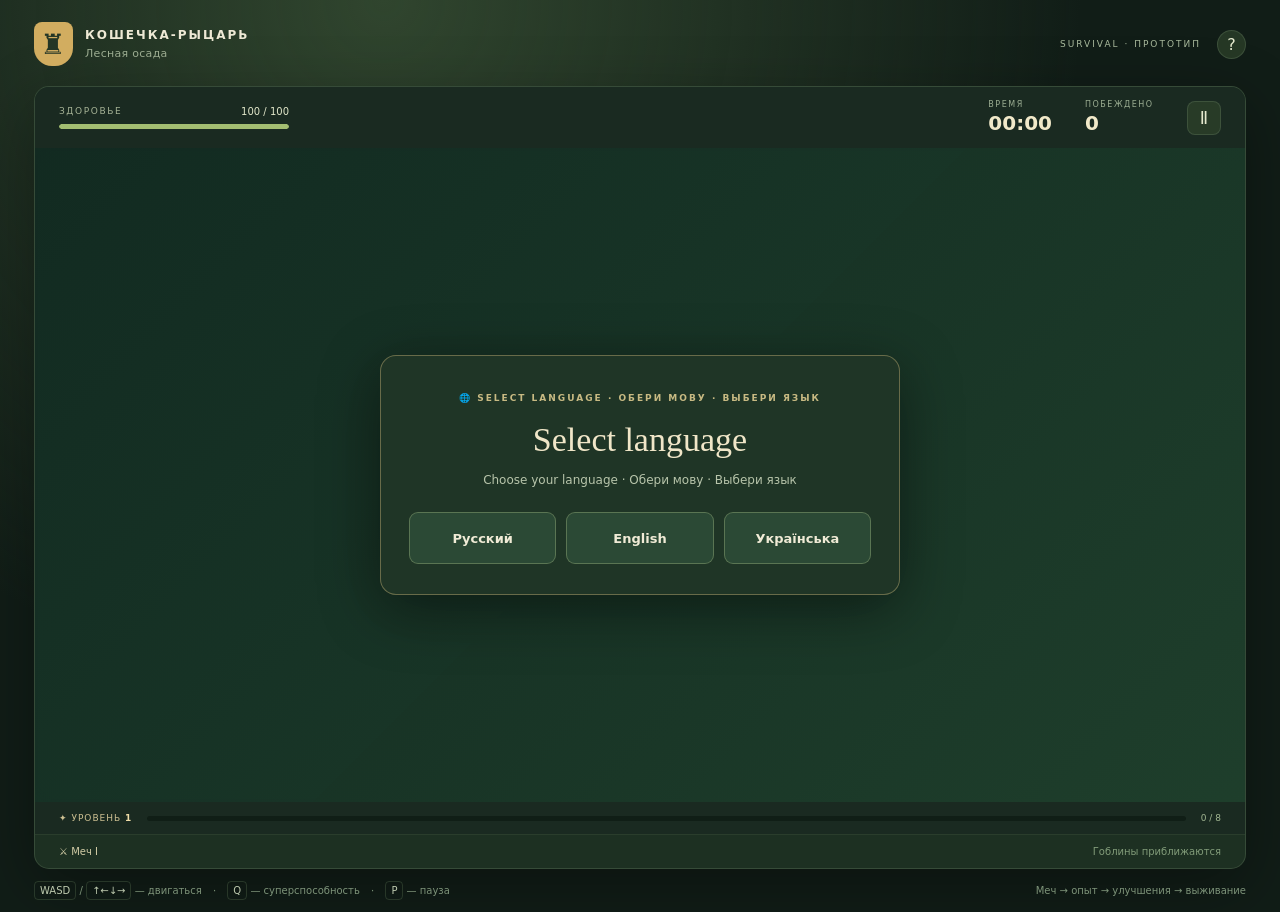
<file: web/index.html>
<!doctype html><html lang="ru"><head><meta charset="utf-8"><meta name="viewport" content="width=device-width,initial-scale=1,viewport-fit=cover"><meta name="theme-color" content="#18291f"><title>Кошечка-рыцарь — Лесная осада</title><link rel="stylesheet" href="style.css"></head>
<body><main><header><a class="brand" href="./"><span class="crest">♜</span><span><span id="brand-name">КОШЕЧКА-РЫЦАРЬ</span><small id="brand-subtitle">Лесная осада</small></span></a><div class="header-right"><span id="prototype" class="prototype">SURVIVAL · ПРОТОТИП</span><button id="help" class="quiet" aria-label="Как играть">?</button></div></header>
<section class="game-shell"><div class="hud"><div class="health-block"><span><span id="health-title">ЗДОРОВЬЕ</span> <b id="hp-label">100 / 100</b></span><div class="health-track"><i id="hp"></i></div></div><div class="counter"><span id="time-title">ВРЕМЯ</span><b id="time">00:00</b></div><div class="counter kills"><span id="kills-title">ПОБЕЖДЕНО</span><b id="kills">0</b></div><button id="skill" class="skill-button" aria-label="Суперспособность" hidden>⚡ —</button><button id="pause" class="quiet" aria-label="Пауза">Ⅱ</button></div>
<div class="arena" id="arena"><canvas id="game" tabindex="0" aria-label="Арена. WASD или стрелки — движение. Атаки автоматические."></canvas><div class="overlay modal language-screen" id="language-screen"><div class="language-card"><span class="eyebrow">🌐 SELECT LANGUAGE · ОБЕРИ МОВУ · ВЫБЕРИ ЯЗЫК</span><h2>Select language</h2><p>Choose your language · Обери мову · Выбери язык</p><div class="language-options"><button class="language-choice" data-language="ru" aria-pressed="false">Русский</button><button class="language-choice" data-language="en" aria-pressed="false">English</button><button class="language-choice" data-language="uk" aria-pressed="false">Українська</button></div></div></div><div class="boss-bar" id="boss-bar" hidden><span id="boss-title">КОРОЛЬ ГОБЛИНОВ</span><div><i id="boss-hp"></i></div></div><div class="notice" id="notice" aria-live="polite"></div><div class="joystick" id="joystick" aria-label="Джойстик движения"><i id="stick"></i><span id="joystick-label">ДВИЖЕНИЕ</span></div>
<div class="overlay" id="intro" hidden><div class="intro-copy"><span class="eyebrow" id="intro-eyebrow">ОДНА КОШЕЧКА. ЦЕЛАЯ ОРДА.</span><h1 id="intro-title">Лесная<br><em>осада.</em></h1><p id="intro-desc">Меч сражается сам.<br>Твоя задача — двигаться, собирать опыт<br>и победить десять боссов в десяти меняющихся биомах.</p><button id="start" class="gold" disabled>Загрузка рисунков…</button><div class="mini-guide"><span><kbd>W A S D</kbd> <span id="move-hint">движение</span></span><span id="attack-hint">✦ атаки автоматически</span></div><small id="best">Лучший забег: 00:00</small><a class="privacy-link" href="privacy-policy.html">Политика конфиденциальности</a></div><img id="portrait" class="portrait" src="assets/portrait.png" alt="Armored cat knight with a sword"><span id="chapter-label" class="chapter">I / ЗЕЛЁНАЯ ДОЛИНА</span></div>
<div class="overlay modal" id="dialog" hidden><div class="dialog-card"><span class="eyebrow" id="dialog-tag">ПРИВАЛ</span><h2 id="dialog-title">Пауза</h2><p id="dialog-text"></p><button id="resume" class="gold">Продолжить</button><button id="restart" class="quiet">Новый забег</button></div></div>
<div class="overlay modal" id="upgrade" hidden><div class="upgrade-card"><span class="eyebrow" id="upgrade-eyebrow">ТЫ СТАНОВИШЬСЯ СИЛЬНЕЕ</span><h2 id="upgrade-title">Уровень <span id="new-level">2</span></h2><p id="upgrade-desc">Выбери одно улучшение. Игра ждёт.</p><div id="choices" class="choices"></div></div></div></div>
<div class="xp-panel"><span>✦ <span id="level-label">УРОВЕНЬ</span> <b id="level">1</b></span><div class="xp-track"><i id="xp"></i></div><span id="xp-label">0 / 8</span></div><div class="loadout"><span id="weapons">⚔ Меч I</span><span id="wave">Гоблины приближаются</span></div></section>
<footer><span><kbd>WASD</kbd> / <kbd>↑←↓→</kbd> — <span id="footer-help">двигаться</span> <span class="dot">·</span> <kbd>Q</kbd> — <span id="ability-hint">суперспособность</span> <span class="dot">·</span> <kbd>P</kbd> — <span id="pause-hint">пауза</span></span><span id="footer-motto">Меч → опыт → улучшения → выживание</span></footer></main><script src="i18n.js"></script><script src="frames.js"></script><script src="core.js"></script><script src="app.js"></script></body></html>
</file>
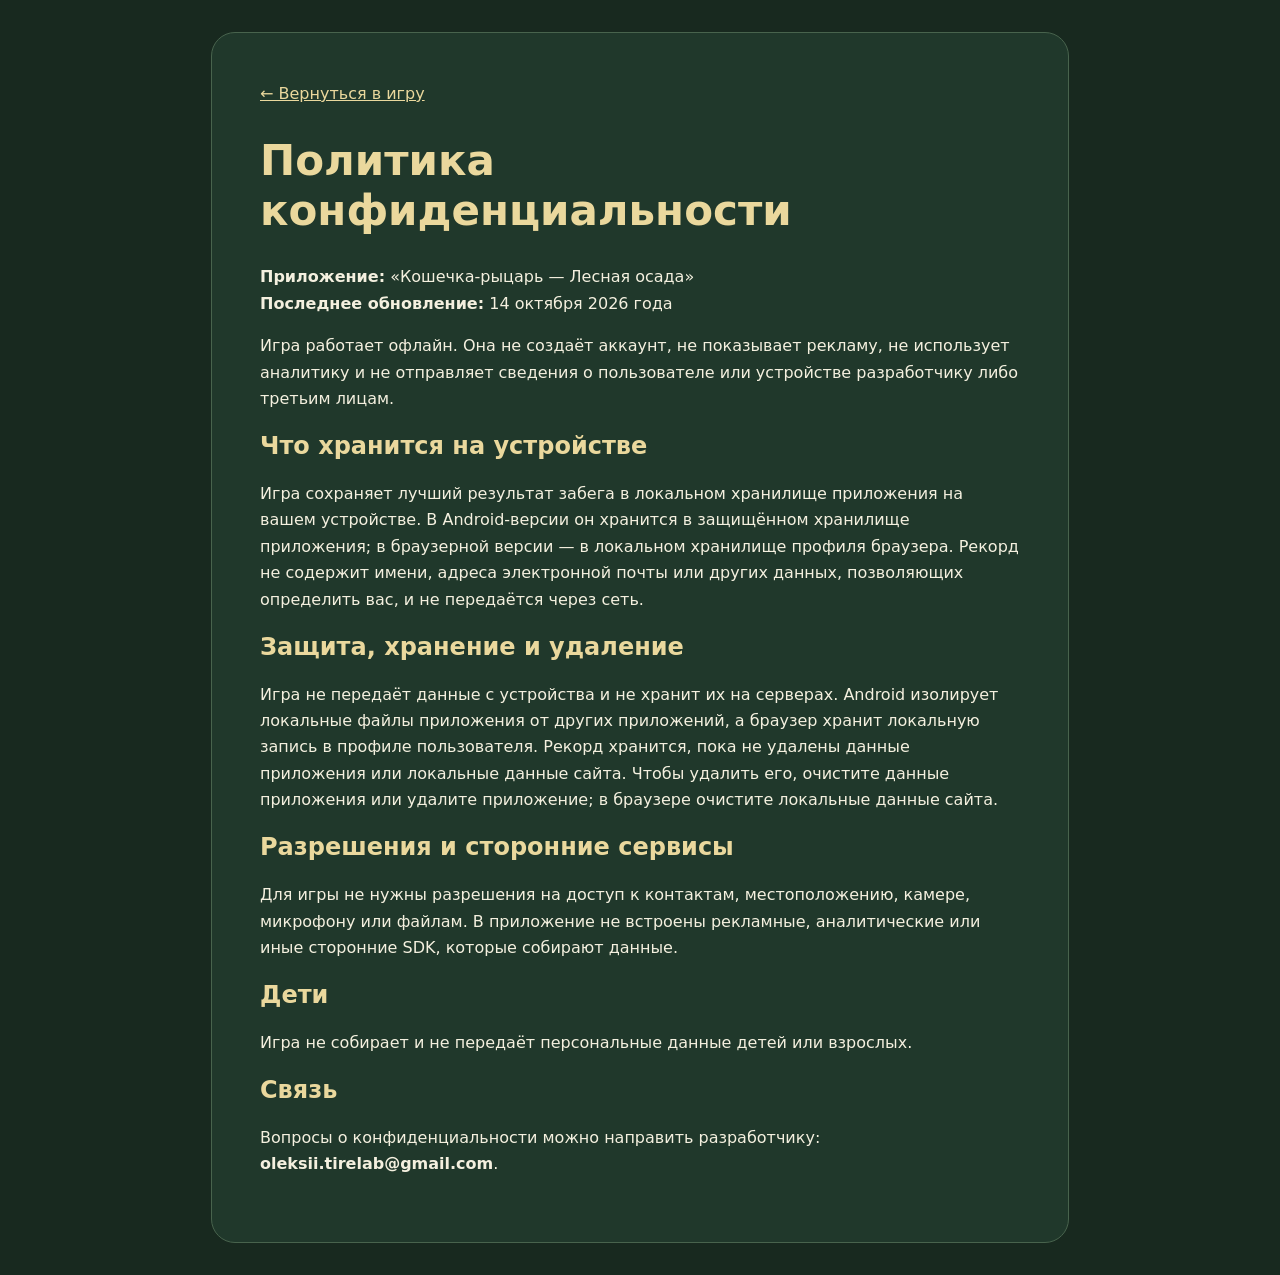
<file: privacy-policy.html>
<!doctype html>
<html lang="ru">
<head>
<meta charset="utf-8">
<meta name="viewport" content="width=device-width,initial-scale=1">
<meta name="theme-color" content="#18291f">
<title>Политика конфиденциальности — Кошечка-рыцарь</title>
<style>
:root{color-scheme:dark;font-family:system-ui,-apple-system,sans-serif;background:#18291f;color:#f4f0df}body{margin:0;padding:32px 18px;line-height:1.65}.card{max-width:760px;margin:auto;padding:clamp(22px,5vw,48px);background:#20382b;border:1px solid #48634d;border-radius:24px}h1,h2{line-height:1.2;color:#ead89d}h1{font-size:clamp(28px,5vw,42px)}a{color:#ead89d}small{color:#c2c9ad}
</style>
</head>
<body><main class="card">
<a href="index.html">← Вернуться в игру</a>
<h1>Политика конфиденциальности</h1>
<p><strong>Приложение:</strong> «Кошечка-рыцарь — Лесная осада»<br><strong>Последнее обновление:</strong> 14 октября 2026 года</p>
<p>Игра работает офлайн. Она не создаёт аккаунт, не показывает рекламу, не использует аналитику и не отправляет сведения о пользователе или устройстве разработчику либо третьим лицам.</p>
<h2>Что хранится на устройстве</h2>
<p>Игра сохраняет лучший результат забега в локальном хранилище приложения на вашем устройстве. В Android-версии он хранится в защищённом хранилище приложения; в браузерной версии — в локальном хранилище профиля браузера. Рекорд не содержит имени, адреса электронной почты или других данных, позволяющих определить вас, и не передаётся через сеть.</p>
<h2>Защита, хранение и удаление</h2>
<p>Игра не передаёт данные с устройства и не хранит их на серверах. Android изолирует локальные файлы приложения от других приложений, а браузер хранит локальную запись в профиле пользователя. Рекорд хранится, пока не удалены данные приложения или локальные данные сайта. Чтобы удалить его, очистите данные приложения или удалите приложение; в браузере очистите локальные данные сайта.</p>
<h2>Разрешения и сторонние сервисы</h2>
<p>Для игры не нужны разрешения на доступ к контактам, местоположению, камере, микрофону или файлам. В приложение не встроены рекламные, аналитические или иные сторонние SDK, которые собирают данные.</p>
<h2>Дети</h2>
<p>Игра не собирает и не передаёт персональные данные детей или взрослых.</p>
<h2>Связь</h2>
<p>Вопросы о конфиденциальности можно направить разработчику: <strong>oleksii.tirelab@gmail.com</strong>.</p>
</main></body></html>
</file>
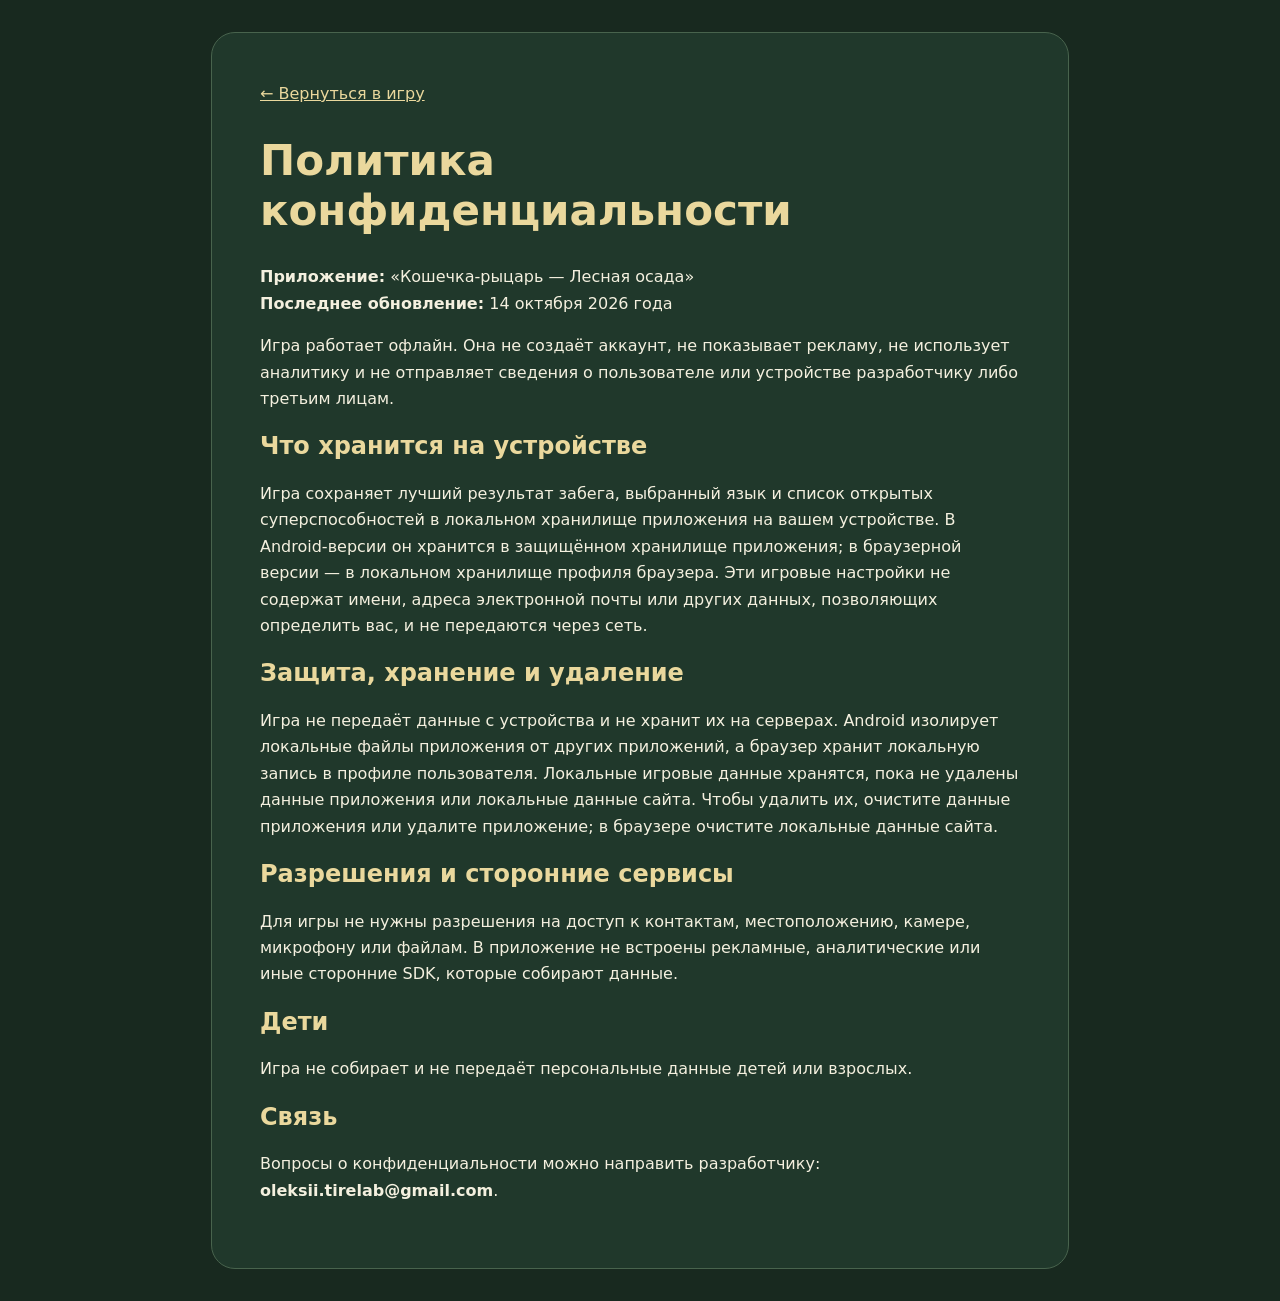
<file: web/privacy-policy.html>
<!doctype html>
<html lang="ru">
<head>
<meta charset="utf-8">
<meta name="viewport" content="width=device-width,initial-scale=1">
<meta name="theme-color" content="#18291f">
<title>Политика конфиденциальности — Кошечка-рыцарь</title>
<style>
:root{color-scheme:dark;font-family:system-ui,-apple-system,sans-serif;background:#18291f;color:#f4f0df}body{margin:0;padding:32px 18px;line-height:1.65}.card{max-width:760px;margin:auto;padding:clamp(22px,5vw,48px);background:#20382b;border:1px solid #48634d;border-radius:24px}h1,h2{line-height:1.2;color:#ead89d}h1{font-size:clamp(28px,5vw,42px)}a{color:#ead89d}small{color:#c2c9ad}
</style>
</head>
<body><main class="card">
<a href="index.html">← Вернуться в игру</a>
<h1>Политика конфиденциальности</h1>
<p><strong>Приложение:</strong> «Кошечка-рыцарь — Лесная осада»<br><strong>Последнее обновление:</strong> 14 октября 2026 года</p>
<p>Игра работает офлайн. Она не создаёт аккаунт, не показывает рекламу, не использует аналитику и не отправляет сведения о пользователе или устройстве разработчику либо третьим лицам.</p>
<h2>Что хранится на устройстве</h2>
<p>Игра сохраняет лучший результат забега, выбранный язык и список открытых суперспособностей в локальном хранилище приложения на вашем устройстве. В Android-версии он хранится в защищённом хранилище приложения; в браузерной версии — в локальном хранилище профиля браузера. Эти игровые настройки не содержат имени, адреса электронной почты или других данных, позволяющих определить вас, и не передаются через сеть.</p>
<h2>Защита, хранение и удаление</h2>
<p>Игра не передаёт данные с устройства и не хранит их на серверах. Android изолирует локальные файлы приложения от других приложений, а браузер хранит локальную запись в профиле пользователя. Локальные игровые данные хранятся, пока не удалены данные приложения или локальные данные сайта. Чтобы удалить их, очистите данные приложения или удалите приложение; в браузере очистите локальные данные сайта.</p>
<h2>Разрешения и сторонние сервисы</h2>
<p>Для игры не нужны разрешения на доступ к контактам, местоположению, камере, микрофону или файлам. В приложение не встроены рекламные, аналитические или иные сторонние SDK, которые собирают данные.</p>
<h2>Дети</h2>
<p>Игра не собирает и не передаёт персональные данные детей или взрослых.</p>
<h2>Связь</h2>
<p>Вопросы о конфиденциальности можно направить разработчику: <strong>oleksii.tirelab@gmail.com</strong>.</p>
</main></body></html>
</file>
<file: web/style.css>
*{box-sizing:border-box}html,body{margin:0;min-height:100%;background:#111d17;color:#eee9d5;font-family:system-ui,-apple-system,Arial,sans-serif}body{background:radial-gradient(ellipse at 30% 0,#30452e 0,transparent 55%),#111d17}main{max-width:1370px;margin:auto;padding:22px 34px 16px}header{display:flex;justify-content:space-between;align-items:center;margin-bottom:20px}.brand{display:flex;gap:12px;text-decoration:none;color:#eee9d5;font-size:12px;font-weight:800;letter-spacing:2px;align-items:center}.brand small{display:block;font-size:11px;letter-spacing:.3px;color:#9cac91;font-weight:400;margin-top:5px}.crest{display:grid;place-items:center;background:#d2ad60;color:#233525;width:39px;height:44px;border-radius:8px 8px 18px 18px;font-size:28px}.header-right{display:flex;gap:16px;align-items:center}.prototype{font-size:9px;letter-spacing:2px;color:#a8b99c}.quiet{border:1px solid #69826555;background:#2d422bbb;color:#e5e9ce;border-radius:8px;cursor:pointer;font:inherit;padding:9px 13px}.quiet:hover{background:#40573b}header .quiet{border-radius:50%;width:29px;height:29px;padding:0}.game-shell{border:1px solid #69826555;border-radius:15px;overflow:hidden;background:#1d3022;box-shadow:0 18px 65px #0005}.hud{display:flex;gap:33px;align-items:center;padding:13px 24px;background:#1a2a21}.health-block{width:230px;margin-right:auto}.health-block span{display:flex;justify-content:space-between;font-size:9px;letter-spacing:1.6px;color:#a6b396}.health-block b{font-size:10px;letter-spacing:0;color:#e1e6c9;font-weight:500}.health-track,.xp-track{height:5px;background:#0f1e16;border-radius:9px;overflow:hidden;margin-top:7px}.health-track i,.xp-track i{display:block;height:100%;width:100%;background:#a3bd71;border-radius:9px;transition:width .15s}.counter span{display:block;font-size:8px;letter-spacing:1.5px;color:#9bad92}.counter b{display:block;font-size:20px;font-weight:600;color:#f1e9c9;font-variant-numeric:tabular-nums;margin-top:2px}.hud .quiet{font-size:17px;padding:6px 12px}.arena{position:relative;aspect-ratio:1.85;min-height:340px;overflow:hidden;background:#34563a}canvas{width:100%;height:100%;display:block;outline:none;touch-action:none}.overlay{position:absolute;inset:0;z-index:5}.overlay[hidden],[hidden]{display:none!important}#intro{background:linear-gradient(90deg,#182f22f7 0%,#1b3423d9 38%,#1b342330 75%);display:flex;align-items:center}.intro-copy{position:relative;z-index:2;padding:25px 6%;max-width:60%}.eyebrow{font-size:9px;letter-spacing:2px;font-weight:700;color:#c8ba83}h1{font-family:Georgia,serif;font-size:clamp(45px,6.7vw,88px);line-height:.96;font-weight:400;letter-spacing:-2.8px;margin:22px 0;color:#f5efd7}h1 em{font-weight:400;color:#d6b66a}.intro-copy p{font-size:13px;color:#b9c7ab;line-height:1.8;margin-bottom:25px}.gold{border:1px solid #e7cb82;background:#d4b16a;color:#203325;border-radius:8px;font-weight:750;font-size:13px;padding:14px 25px;cursor:pointer;box-shadow:0 4px 18px #0002}.gold:hover{background:#e3c782}.gold:disabled{opacity:.6;cursor:wait}.mini-guide{display:flex;gap:16px;color:#acb99b;font-size:10px;margin:18px 0}.mini-guide kbd{border-color:#b1c18b44}.intro-copy small{color:#839e7a;font-size:10px}.portrait{position:absolute;width:47%;height:88%;object-fit:contain;right:3%;bottom:5%;filter:drop-shadow(0 18px 20px #0c21196a);pointer-events:none}.chapter{position:absolute;right:25px;bottom:20px;font-size:8px;letter-spacing:2px;color:#d9e3c7a0}.xp-panel{display:flex;gap:15px;padding:11px 24px;align-items:center;background:#1a2a21;font-size:9px;color:#a3b893}.xp-panel>span:first-child{white-space:nowrap;color:#cec193;letter-spacing:1px}.xp-panel b{color:#f0dda8}.xp-track{flex:1;margin:0;background:#101e16;height:5px}.xp-track i{background:#80c2c3;width:0}.loadout{padding:11px 24px;border-top:1px solid #b8d19b15;display:flex;justify-content:space-between;gap:10px;font-size:10px;color:#d3cda7}.loadout>span:last-child{color:#819b79}footer{display:flex;justify-content:space-between;font-size:10px;color:#7d9379;padding-top:16px;gap:14px}kbd{font:inherit;border:1px solid #6a846049;padding:3px 5px;border-radius:4px;color:#bdc9ae}.dot{margin:0 8px}.modal{display:grid;place-items:center;background:#10281caa;backdrop-filter:blur(5px)}.dialog-card,.upgrade-card{border:1px solid #9aa76b66;background:#203627f5;box-shadow:0 14px 60px #0005;border-radius:15px;text-align:center;padding:28px 35px;max-width:90%;max-height:95%;overflow:auto}h2{font:400 34px Georgia,serif;color:#f0e6c8;margin:12px 0}.dialog-card p,.upgrade-card p{font-size:12px;color:#a7b89a;line-height:1.7;max-width:450px}.dialog-card .gold{margin-right:8px}.choices{display:grid;grid-template-columns:repeat(3,1fr);gap:12px;margin-top:25px}.choice{background:#294633;border:1px solid #77965e66;border-radius:10px;padding:20px 16px;width:180px;min-height:175px;text-align:left;color:#ebebce;cursor:pointer;transition:transform .15s,border .15s}.choice:hover{border-color:#dfc07c;transform:translateY(-4px);background:#33583c}.choice .glyph{font-size:29px;display:block;margin-bottom:15px;color:#d8bc76}.choice strong{display:block;font-size:13px}.choice small{display:block;color:#c2cead;line-height:1.6;font-size:11px;margin-top:9px}.joystick{display:none;position:absolute;width:106px;height:106px;border:2px solid #ecf4cf66;background:#172d2288;border-radius:50%;left:22px;bottom:28px;z-index:3;touch-action:none}.joystick i{display:block;position:absolute;width:43px;height:43px;left:30px;top:30px;background:#e6d098cc;border:1px solid #fff6;border-radius:50%;pointer-events:none}.joystick span{position:absolute;bottom:-17px;font-size:8px;letter-spacing:1px;color:#dbe6b9;width:100%;text-align:center}.notice{position:absolute;top:23px;left:0;right:0;text-align:center;font-size:12px;font-weight:700;color:#fff0b8;text-shadow:0 2px 5px #102b1b;pointer-events:none;opacity:0;transition:opacity .3s;z-index:2}.notice.show{opacity:1}.boss-bar{position:absolute;top:12px;width:45%;left:27.5%;z-index:2;text-align:center}.boss-bar>span{font-size:9px;letter-spacing:2px;color:#ffe1b3}.boss-bar>div{height:7px;border:1px solid #f0c87866;background:#30201d;margin-top:7px;border-radius:6px;overflow:hidden}.boss-bar i{display:block;width:100%;height:100%;background:#ce7551}button:focus-visible,a:focus-visible{outline:3px solid #f0d588;outline-offset:3px}@media(pointer:coarse){.joystick{display:block}footer>span:first-child{display:none}.mini-guide>span:first-child{display:none}}@media(max-width:700px){main{padding:12px 10px}header{margin-bottom:12px}.brand{font-size:9px;letter-spacing:1px}.brand small{font-size:10px}.prototype{font-size:7px;letter-spacing:1px}.header-right{gap:8px}.hud{padding:10px 13px;gap:14px}.health-block{width:130px}.counter b{font-size:17px}.counter span{font-size:7px}.kills{display:none}.arena{aspect-ratio:.9;min-height:380px}.intro-copy{max-width:100%;align-self:flex-start;padding:40px 7%}h1{font-size:64px}.intro-copy p{font-size:12px;max-width:210px}#intro{background:linear-gradient(115deg,#182f22fa 35%,#1b342370 100%)}.portrait{width:65%;height:50%;right:-13%;bottom:3%;opacity:.6}.mini-guide{font-size:9px;gap:10px}.chapter{display:none}.xp-panel,.loadout{padding:10px 12px;font-size:8px}.loadout{min-height:38px}.choices{grid-template-columns:1fr;gap:8px;margin-top:15px}.choice{width:100%;min-height:auto;padding:12px 16px}.choice .glyph{float:left;margin:5px 15px 5px 0;font-size:24px}.choice small{margin-top:4px}.upgrade-card{padding:20px;width:90%}.dialog-card{padding:22px}.dialog-card .gold{margin-bottom:10px}h2{font-size:29px}footer{font-size:9px;justify-content:center}.joystick{display:block}.boss-bar{width:65%;left:17.5%}}@media(max-height:600px) and (orientation:landscape){main{padding:8px 16px}header{display:none}.arena{height:calc(100dvh - 140px);aspect-ratio:auto;min-height:220px}.intro-copy{padding:18px 5%}h1{font-size:45px;margin:12px 0}.intro-copy p{font-size:11px;line-height:1.5;margin-bottom:12px}.mini-guide{margin:12px 0}.portrait{height:94%}.joystick{width:84px;height:84px;left:20px;bottom:24px}.joystick i{left:20px;top:20px}.choices{margin-top:12px}.choice{min-height:125px;padding:12px}.choice .glyph{margin-bottom:8px}.upgrade-card{padding:12px 20px}h2{font-size:25px;margin:8px}footer{display:none}}

.privacy-link{display:inline-block;margin-top:10px;color:#ddd5b6;font-size:11px;text-decoration:underline;text-underline-offset:3px;opacity:.8}.privacy-link:hover{opacity:1}

/* Динамический джойстик появляется в точке касания. */
.arena{touch-action:none}.joystick{display:none;left:50%;top:50%;bottom:auto;transform:translate(-50%,-50%);pointer-events:none}.joystick.active{display:block}.joystick i{left:50%;top:50%;transform:translate(calc(-50% + var(--stick-x,0px)),calc(-50% + var(--stick-y,0px)))}
@media(pointer:coarse){footer>span:first-child{display:none}.mini-guide>span:first-child{display:none}}


.language-screen{z-index:8;background:linear-gradient(135deg,#10271fee,#1d3d2beF);backdrop-filter:blur(7px)}.language-card{width:min(520px,90%);border:1px solid #d5bd8066;background:#203627f7;box-shadow:0 14px 60px #0007;border-radius:16px;text-align:center;padding:30px 28px}.language-card h2{margin:16px 0 8px}.language-card p{font-size:12px;color:#b8c5ab;line-height:1.6}.language-options{display:grid;grid-template-columns:repeat(3,1fr);gap:10px;margin-top:22px}.language-choice{min-height:52px;border:1px solid #8fa77777;background:#2b4935;color:#f0ebd6;border-radius:9px;font:600 13px system-ui;cursor:pointer;transition:background .15s,border-color .15s,transform .15s}.language-choice:hover,.language-choice[aria-pressed="true"]{background:#d2ad60;color:#203325;border-color:#ffe2a1;transform:translateY(-2px)}@media(max-width:520px){.language-card{padding:24px 17px}.language-options{grid-template-columns:1fr;gap:8px}.language-choice{min-height:46px}}
.skill-button{border:1px solid #f0d58b;background:linear-gradient(135deg,#725638,#3e5638);color:#fff1bd;border-radius:9px;cursor:pointer;font:700 11px system-ui;padding:8px 12px;box-shadow:0 3px 12px #0004;white-space:nowrap}.skill-button:hover:not(:disabled){background:#8a7043;transform:translateY(-1px)}.skill-button:disabled{opacity:.65;cursor:default}.shield-glow{filter:drop-shadow(0 0 12px #7de8ff)}@media(max-width:700px){.hud{gap:8px}.skill-button{font-size:9px;padding:7px 8px}.health-block{width:100px}}
.skill-button{background:linear-gradient(135deg,var(--skill-color,#725638),#263b30);border-color:color-mix(in srgb,var(--skill-color,#f0d58b),white 45%);text-shadow:0 1px 3px #13231a;box-shadow:0 0 13px color-mix(in srgb,var(--skill-color,#d4ad60),transparent 65%),0 3px 12px #0004}.skill-button:hover:not(:disabled){filter:brightness(1.25)}
</file>
